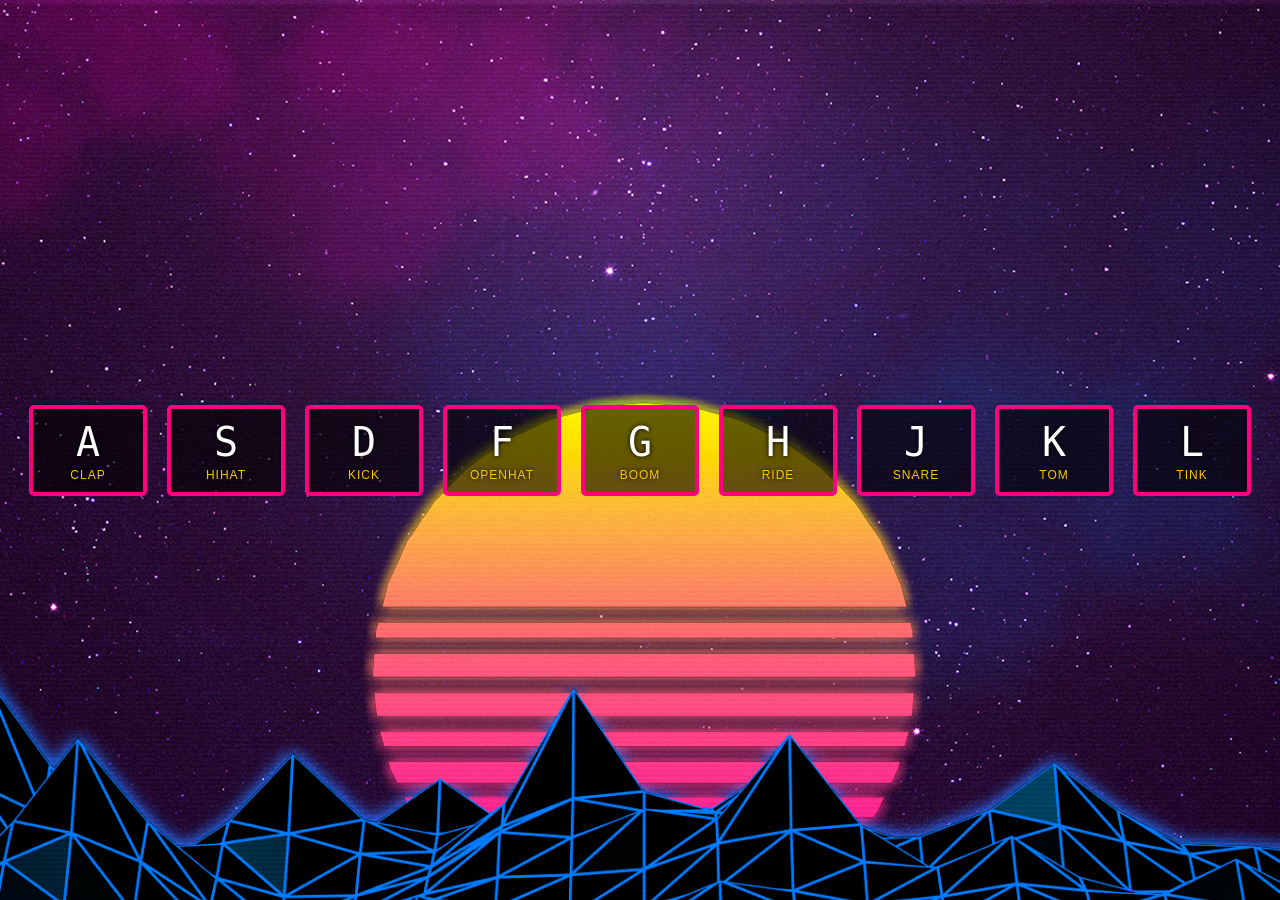
<file: index.html>
<!DOCTYPE html>
<html lang="en">

<head>
    <meta charset="UTF-8">
    <title>80's Drum Kit</title>
    <link rel="stylesheet" href="style.css">
</head>

<body>
    <div class="keys">
        <div data-key="65" class="key" id="65" onClick="clickSound(this.id)">
            <kbd>A</kbd>
            <span class="sound">clap</span>
        </div>
        <div data-key="83" class="key" id="83" onClick="clickSound(this.id)">
            <kbd>S</kbd>
            <span class="sound">hihat</span>
        </div>
        <div data-key="68" class="key" id="68" onClick="clickSound(this.id)">
            <kbd>D</kbd>
            <span class="sound">kick</span>
        </div>
        <div data-key="70" class="key" id="70" onClick="clickSound(this.id)">
            <kbd>F</kbd>
            <span class="sound">openhat</span>
        </div>
        <div data-key="71" class="key" id="71" onClick="clickSound(this.id)">
            <kbd>G</kbd>
            <span class="sound">boom</span>
        </div>
        <div data-key="72" class="key" id="72" onClick="clickSound(this.id)">
            <kbd>H</kbd>
            <span class="sound">ride</span>
        </div>
        <div data-key="74" class="key" id="74" onClick="clickSound(this.id)">
            <kbd>J</kbd>
            <span class="sound">snare</span>
        </div>
        <div data-key="75" class="key" id="75" onClick="clickSound(this.id)">
            <kbd>K</kbd>
            <span class="sound">tom</span>
        </div>
        <div data-key="76" class="key" id="76" onClick="clickSound(this.id)">
            <kbd>L</kbd>
            <span class="sound">tink</span>
        </div>
    </div>

    <audio data-key="65" src="sounds/clap.wav"></audio>
    <audio data-key="83" src="sounds/hihat.wav"></audio>
    <audio data-key="68" src="sounds/kick.wav"></audio>
    <audio data-key="70" src="sounds/openhat.wav"></audio>
    <audio data-key="71" src="sounds/boom.wav"></audio>
    <audio data-key="72" src="sounds/ride.wav"></audio>
    <audio data-key="74" src="sounds/snare.wav"></audio>
    <audio data-key="75" src="sounds/tom.wav"></audio>
    <audio data-key="76" src="sounds/tink.wav"></audio>

    <script>
        function playSound(e) {
            const audio = document.querySelector(`audio[data-key="${e.keyCode}"]`);
            const key = document.querySelector(`.key[data-key="${e.keyCode}"]`);
            if (!audio) return;
            audio.currentTime = 0;
            audio.play();
            key.classList.add('playing');
        }

        function clickSound(button) {
            console.log(button);
            const audio = document.querySelector(`audio[data-key="${button}"]`);
            const key = document.querySelector(`.key[data-key="${button}"]`);
            if (!audio) return;
            audio.currentTime = 0;
            audio.play();
            key.classList.add('playing');
        }

        function removeTransition(e) {
            if (e.propertyName !== 'transform') return;
            this.classList.remove('playing');
        }

        const keys = document.querySelectorAll('.key');
        keys.forEach(key => key.addEventListener('transitionend', removeTransition));
        window.addEventListener('keydown', playSound);
        //window.addEventListener('click', clickSound);
    </script>


</body>

</html>
</file>
<file: style.css>
html {
    font-size: 10px;
    background: url(images/background.jpg) top center;
}

body, html {
    margin: 0;
    padding: 0;
    font-family: sans-serif;
}

.keys {
    display: flex;
    flex: 1;
    min-height: 100vh;
    align-items: center;
    justify-content: center;
}

.key {
    border: 4px solid #ff0080;
    border-radius: 5px;
    margin: 1rem;
    font-size: 1.5rem;
    padding: 1rem .5rem;
    transition: all .07s;
    width: 100px;
    text-align: center;
    color: white;
    background: rgba(0, 0, 0, 0.6);
    text-shadow: 0 0 5px black;
}

.playing {
    transform: scale(1.3);
    border-color: #ffc600;
    box-shadow: 0 0 10px #ffc600;
}

kbd {
    display: block;
    font-size: 40px;
}

.sound {
    font-size: 1.2rem;
    text-transform: uppercase;
    letter-spacing: 1px;
    color: #ffc600;
}

;
text-transform: uppercase;
letter-spacing: 1px;
color: #ffc600;

}
</file>
